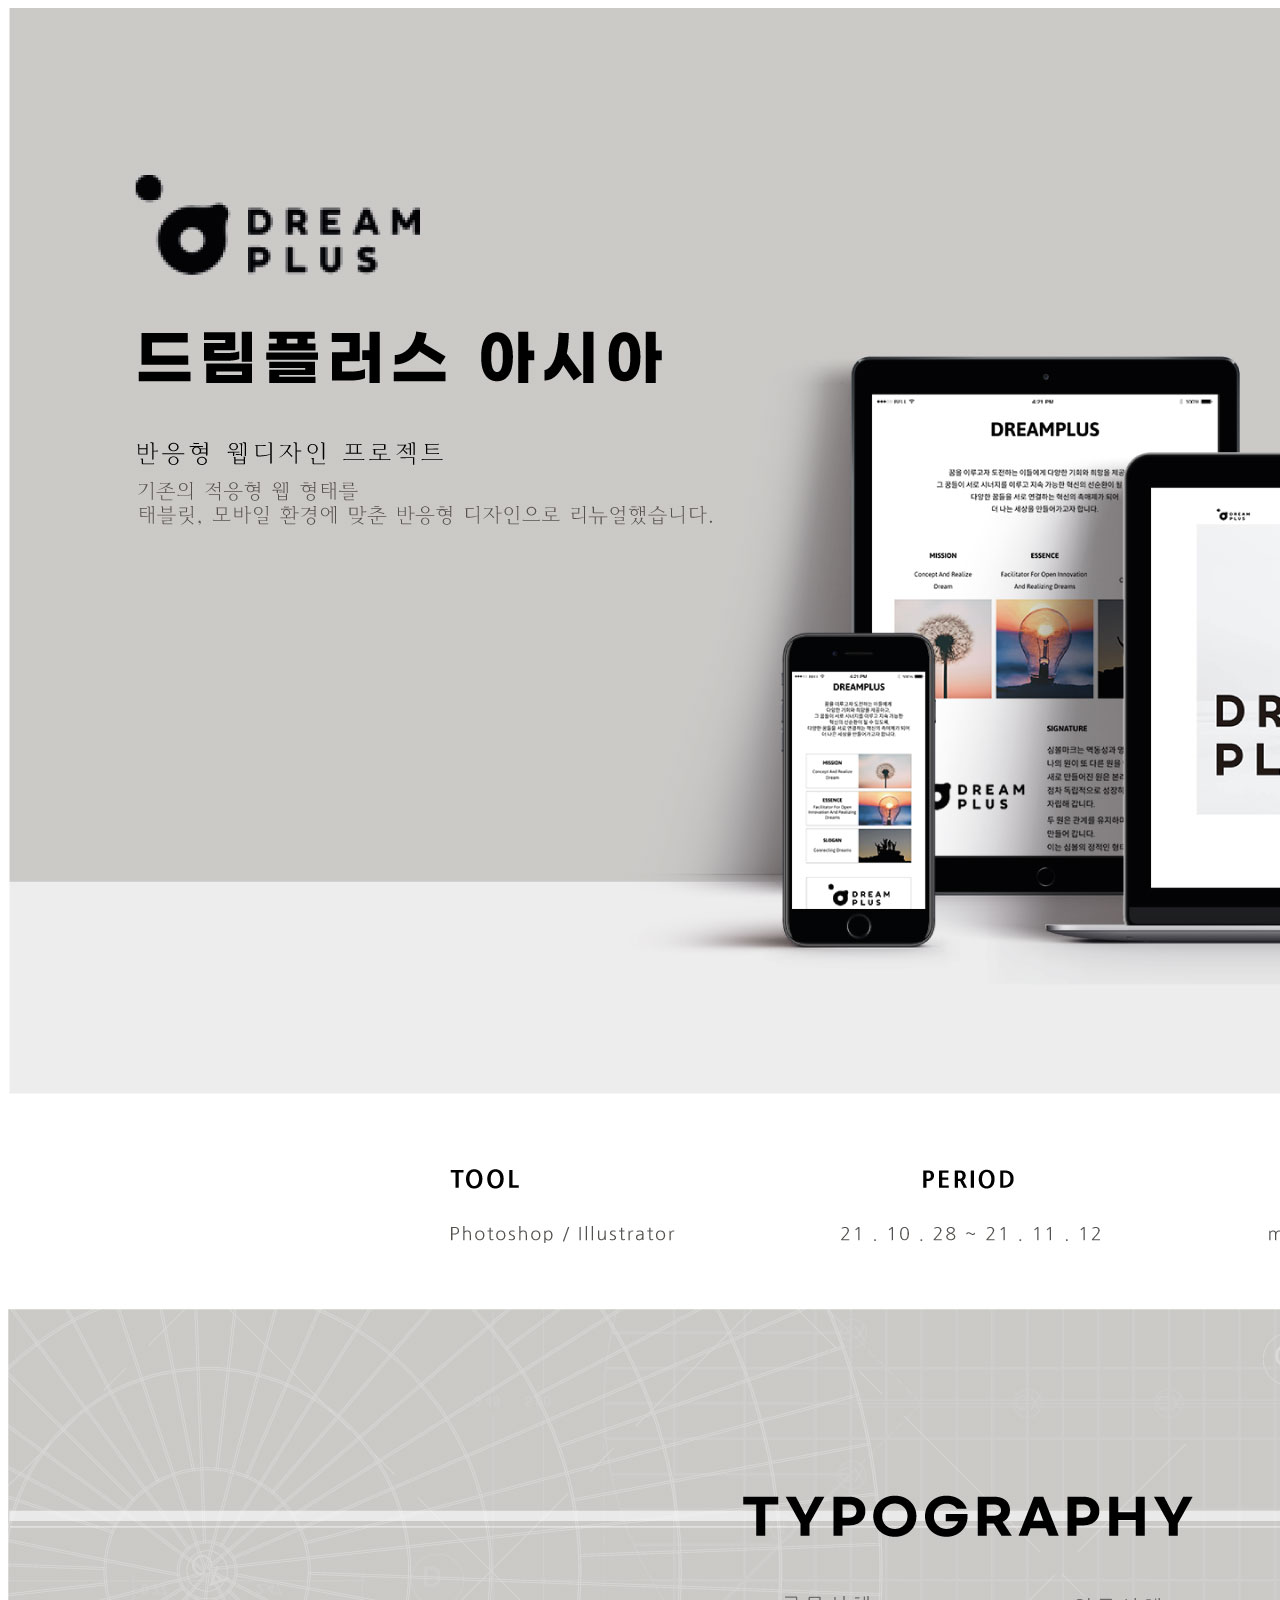
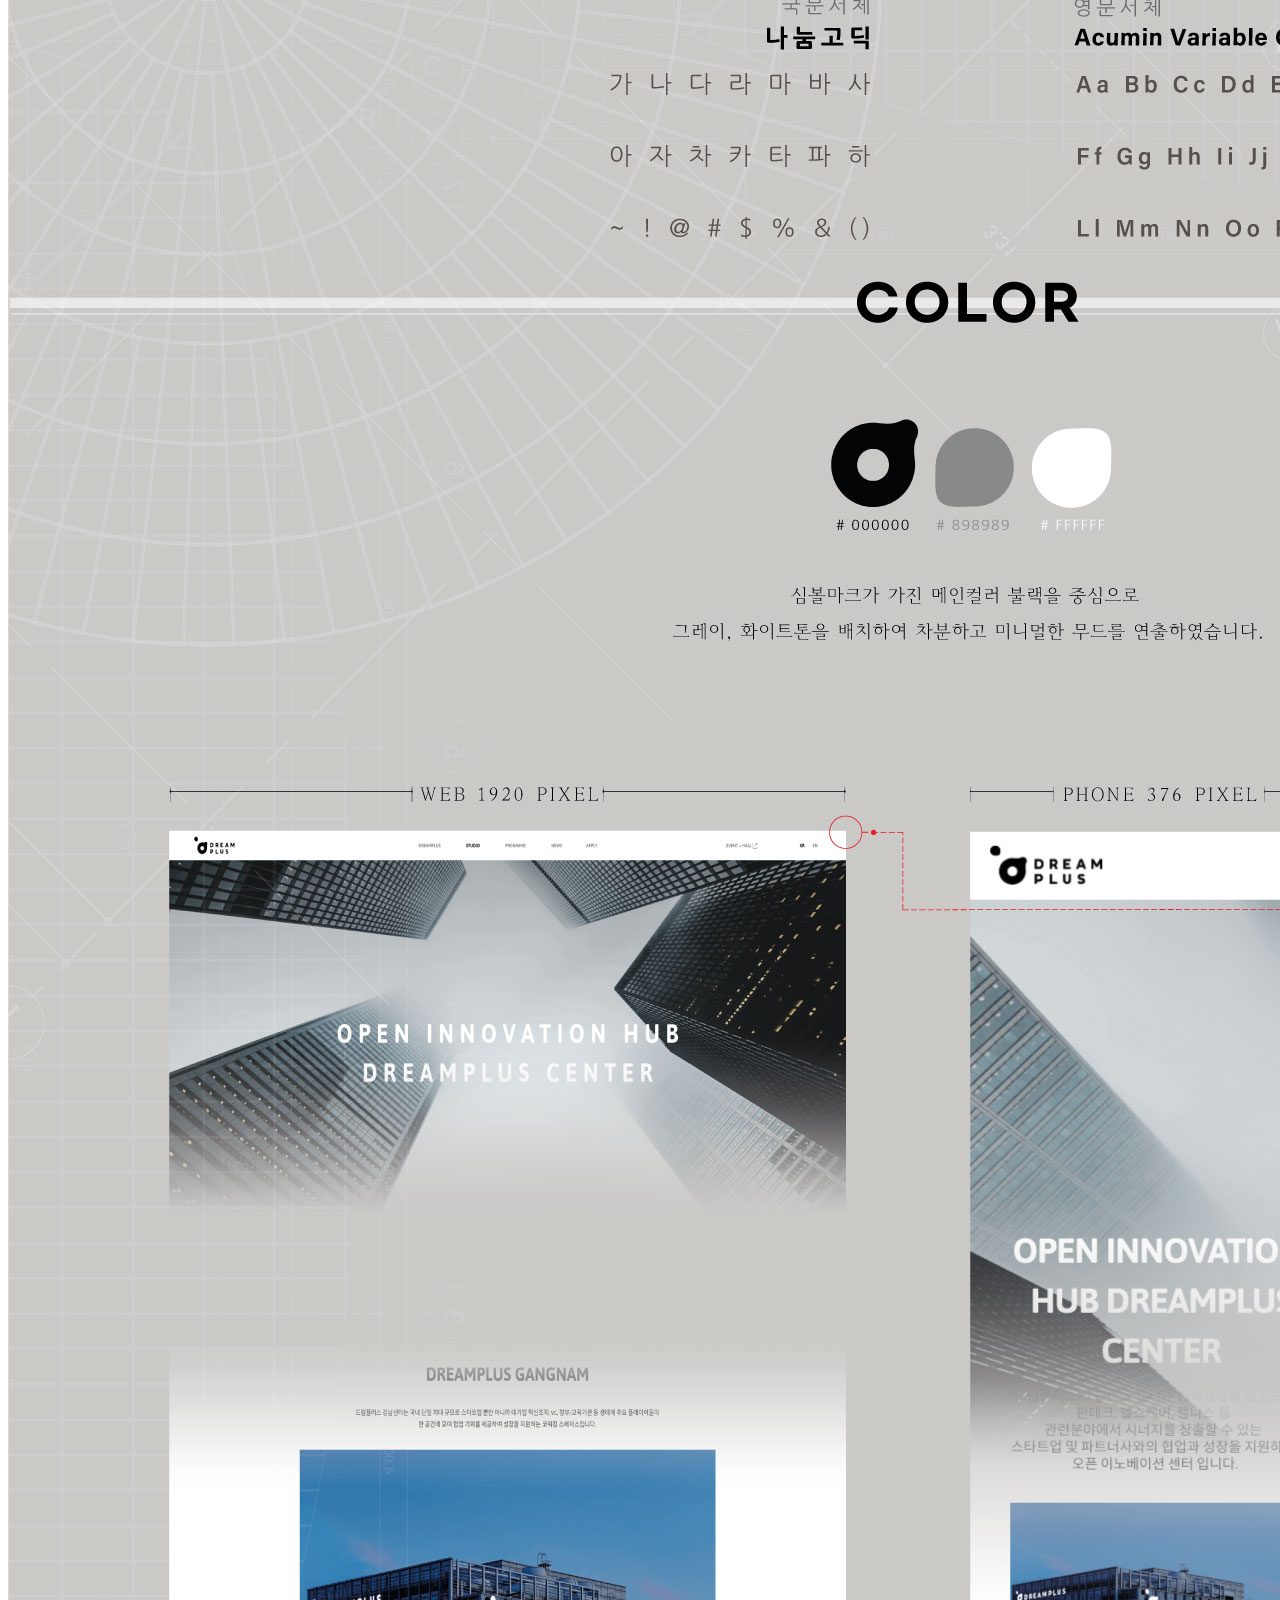
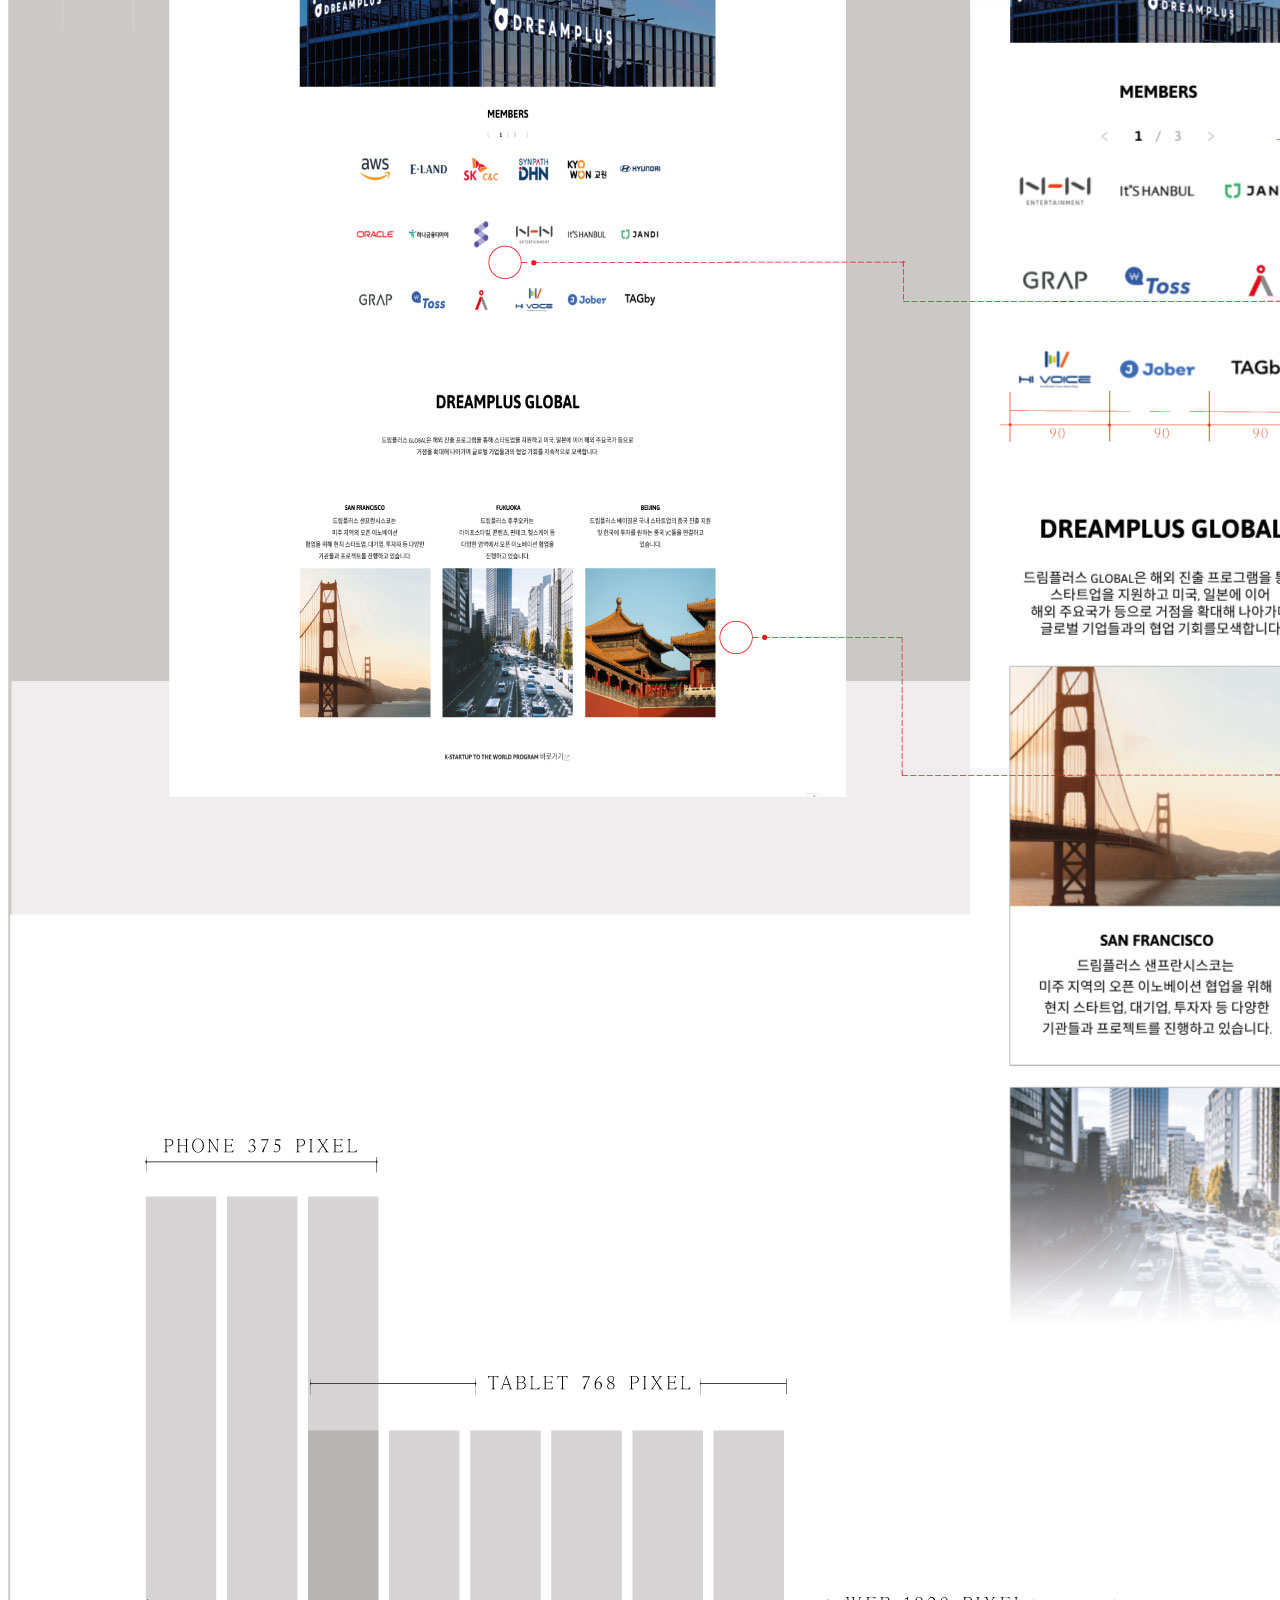
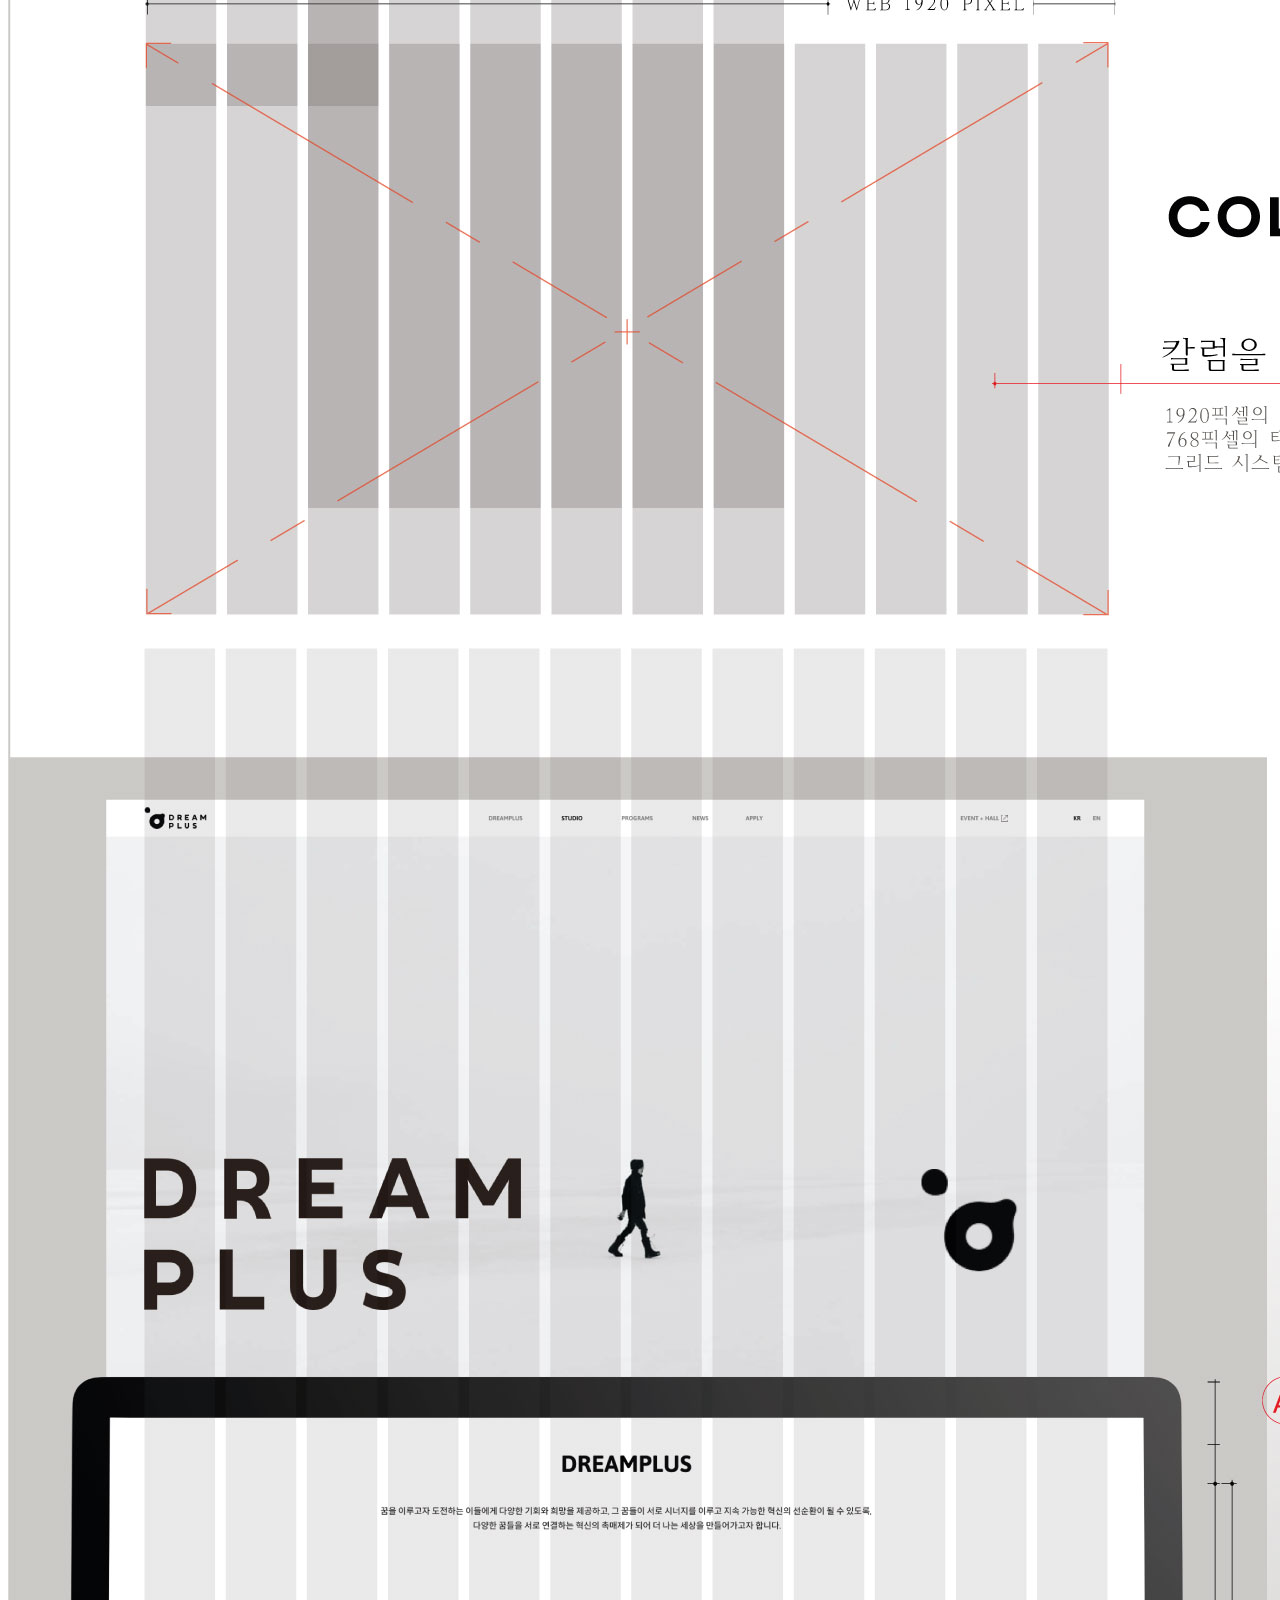
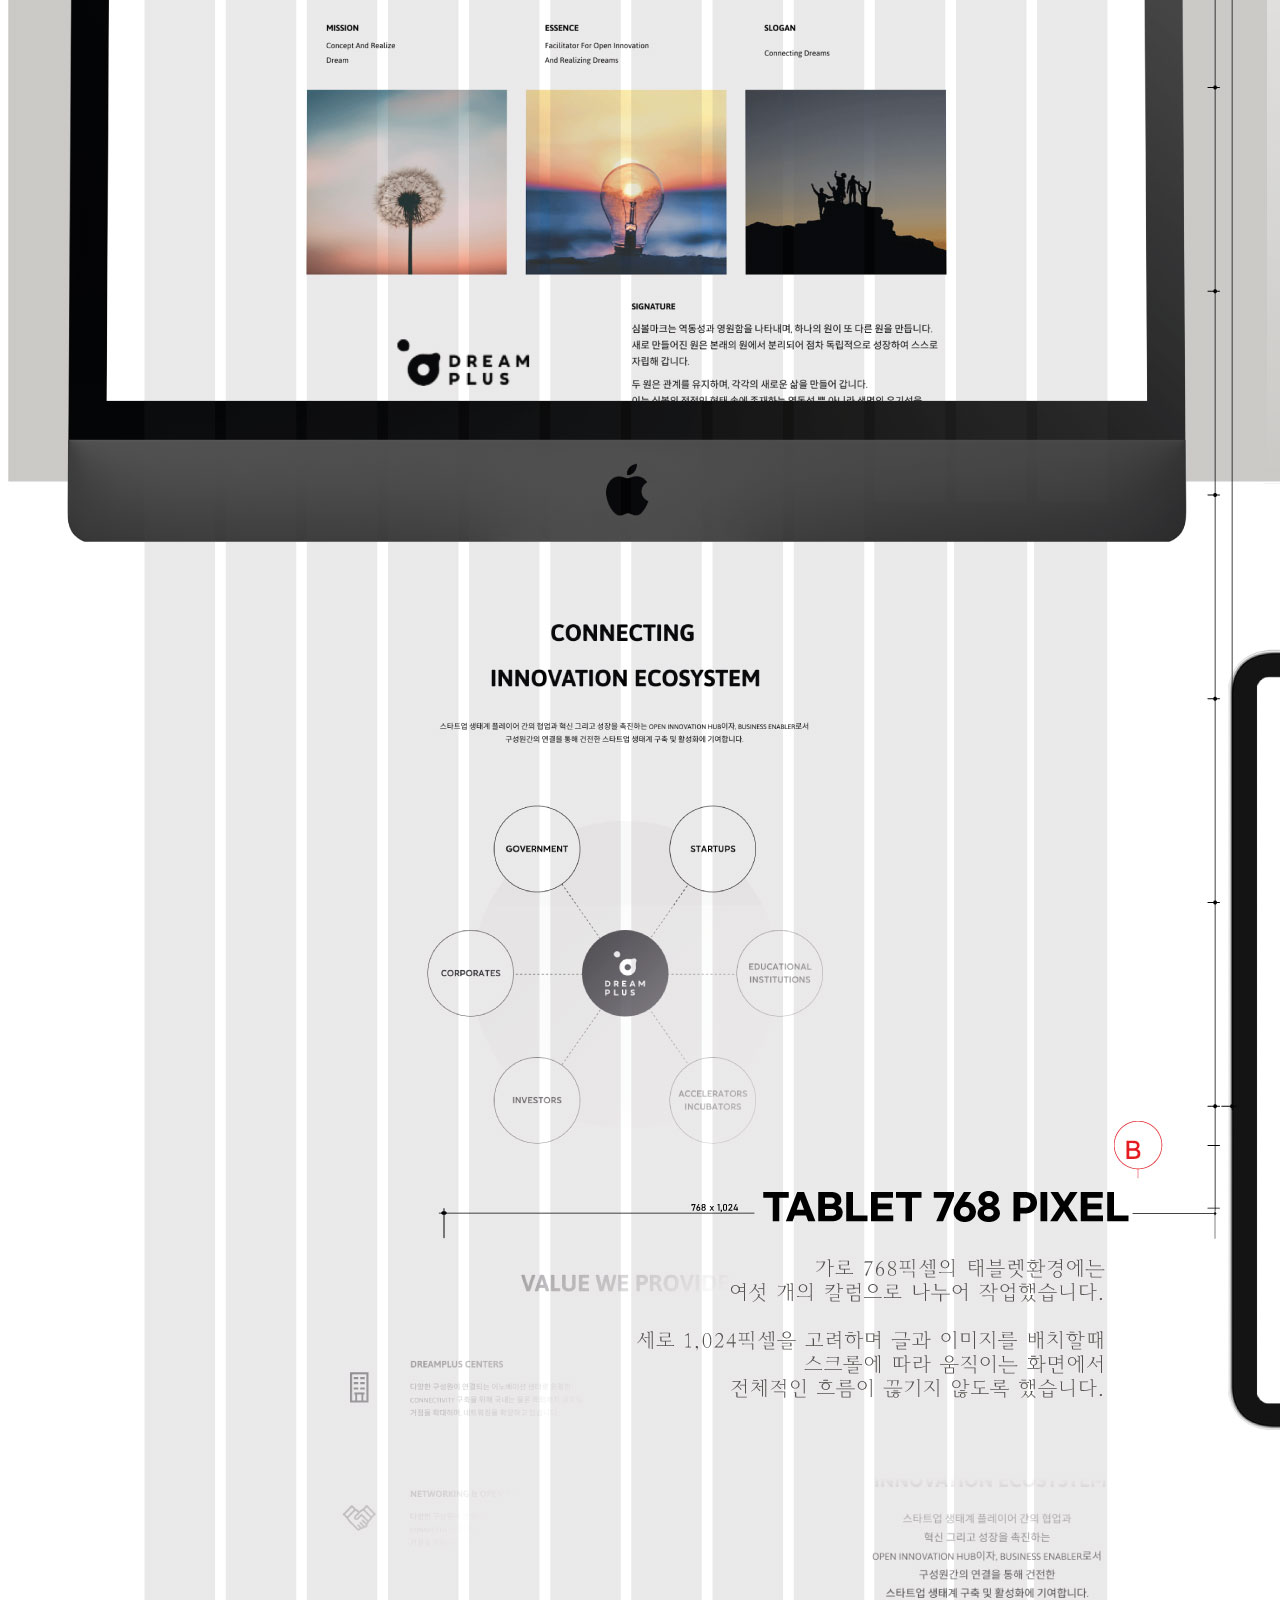
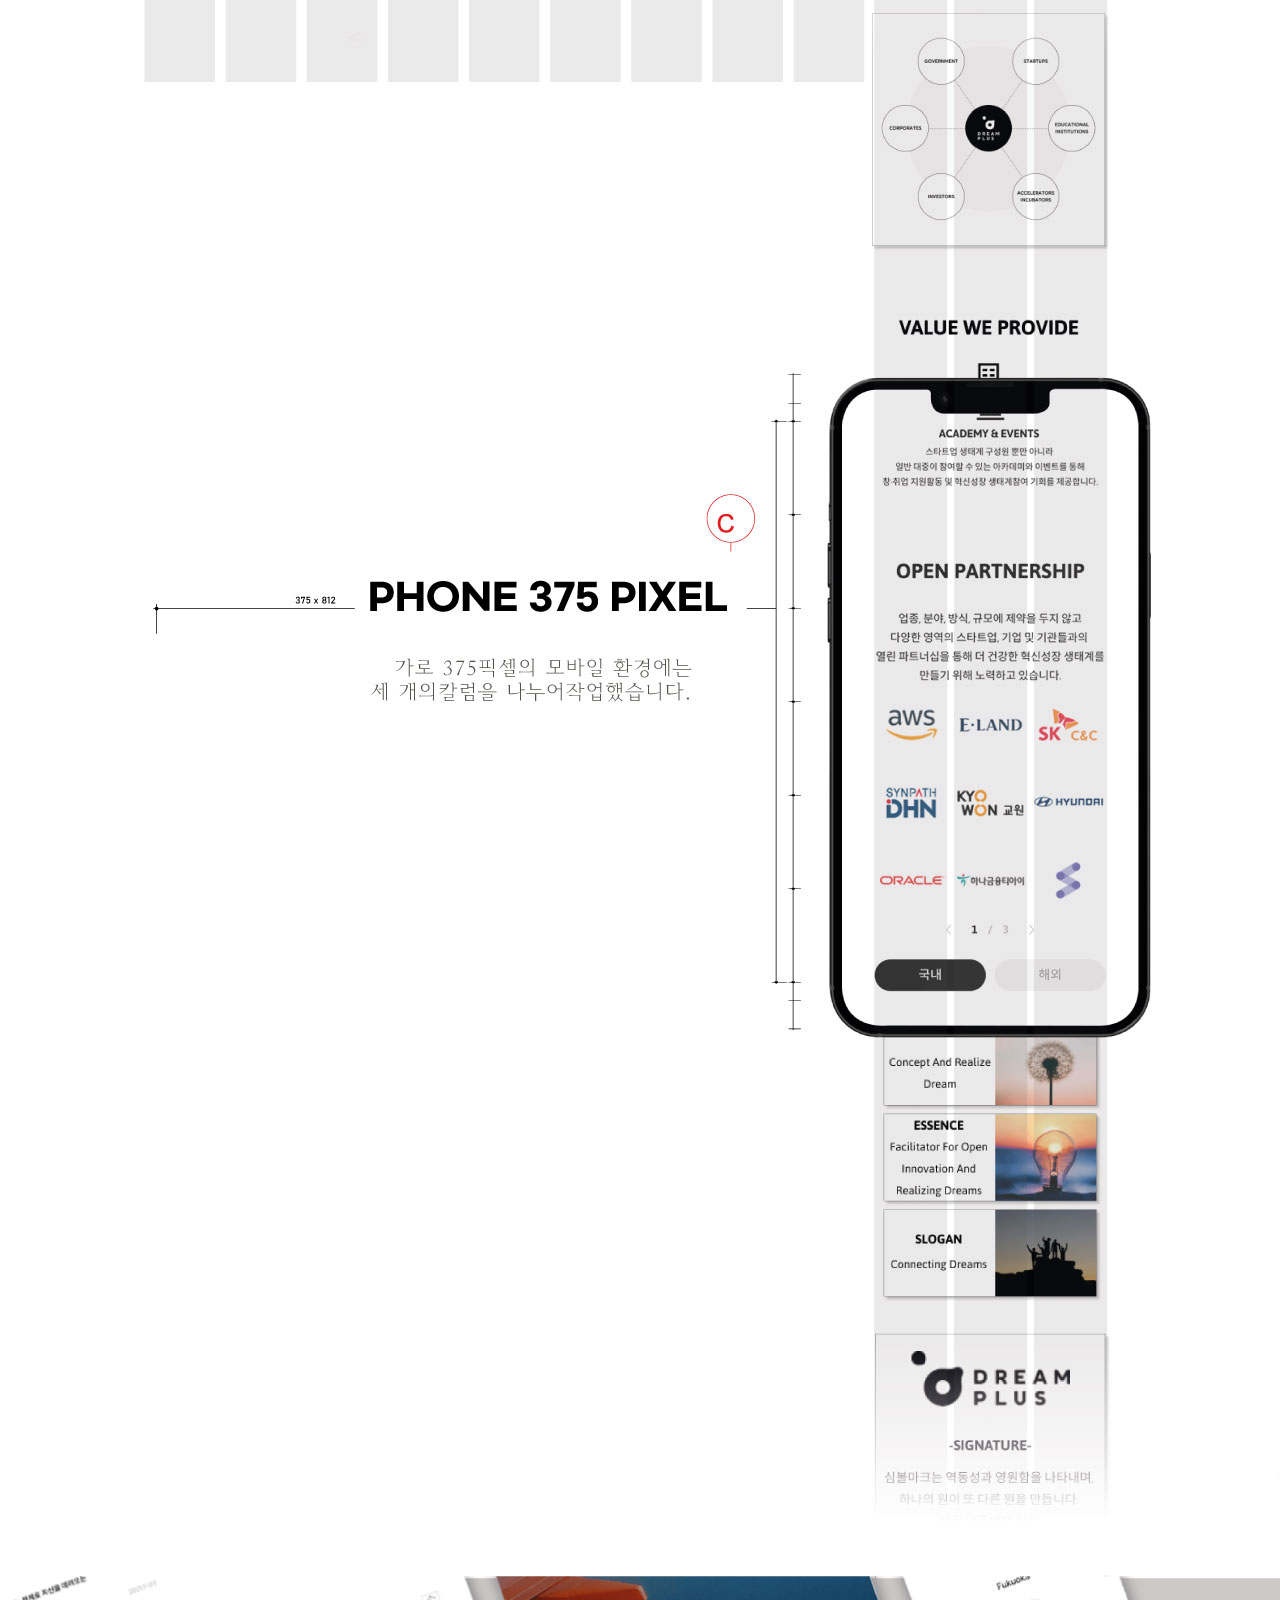
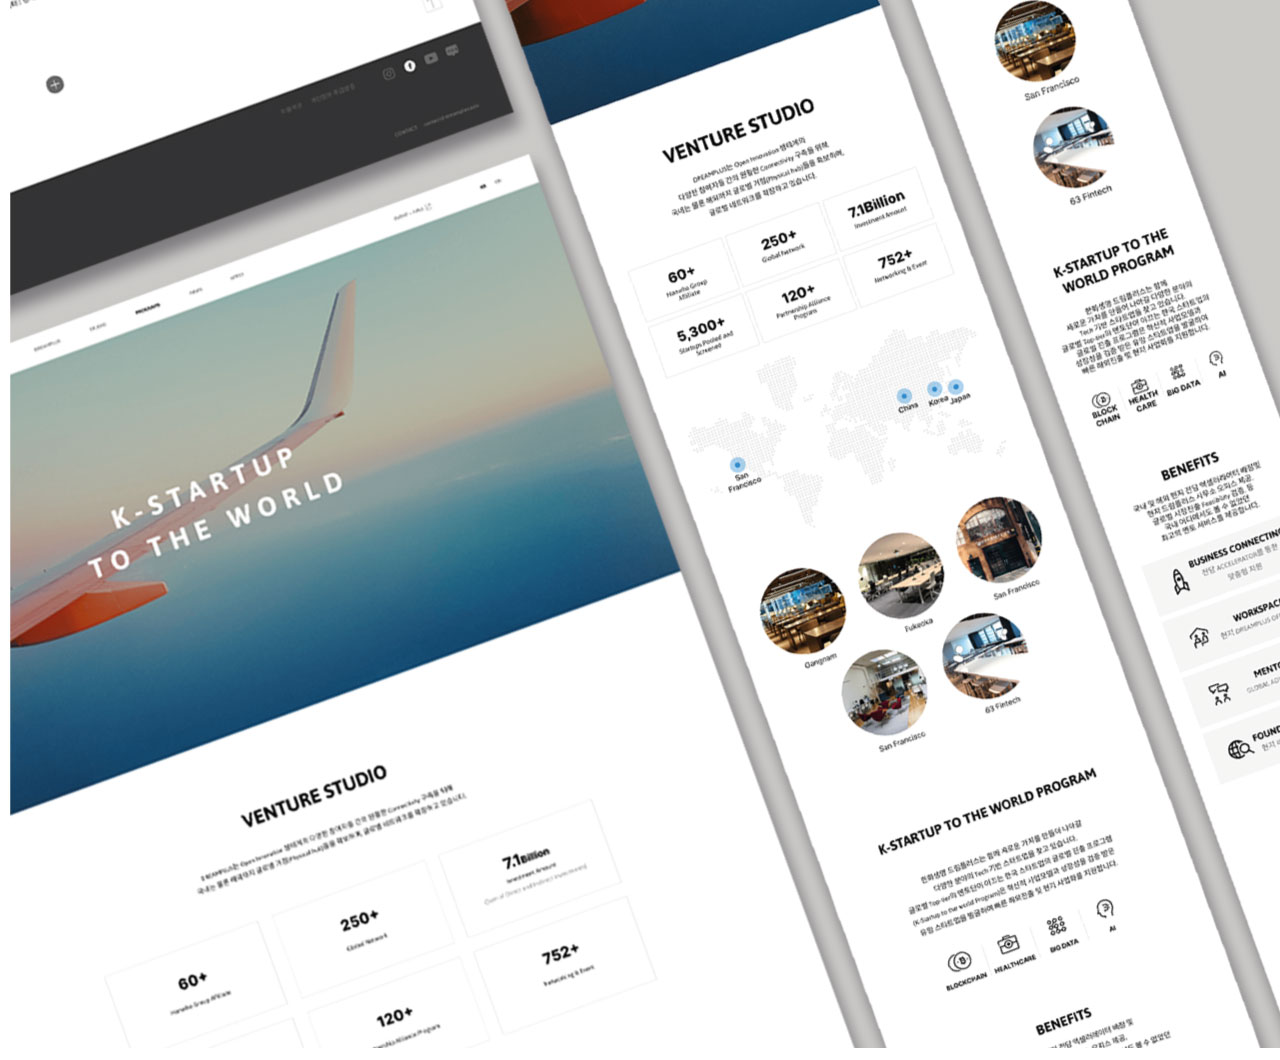
<file: dream.html>
<!DOCTYPE html>
<html lang="en">
  <head>
    <meta charset="UTF-8" />
    <meta http-equiv="X-UA-Compatible" content="IE=edge" />
    <meta name="viewport" content="width=device-width, initial-scale=1.0" />
    <title>Document</title>
  </head>
  <body>
    <img src="images/dream.jpg" alt="" />
  </body>
</html>
</file>
